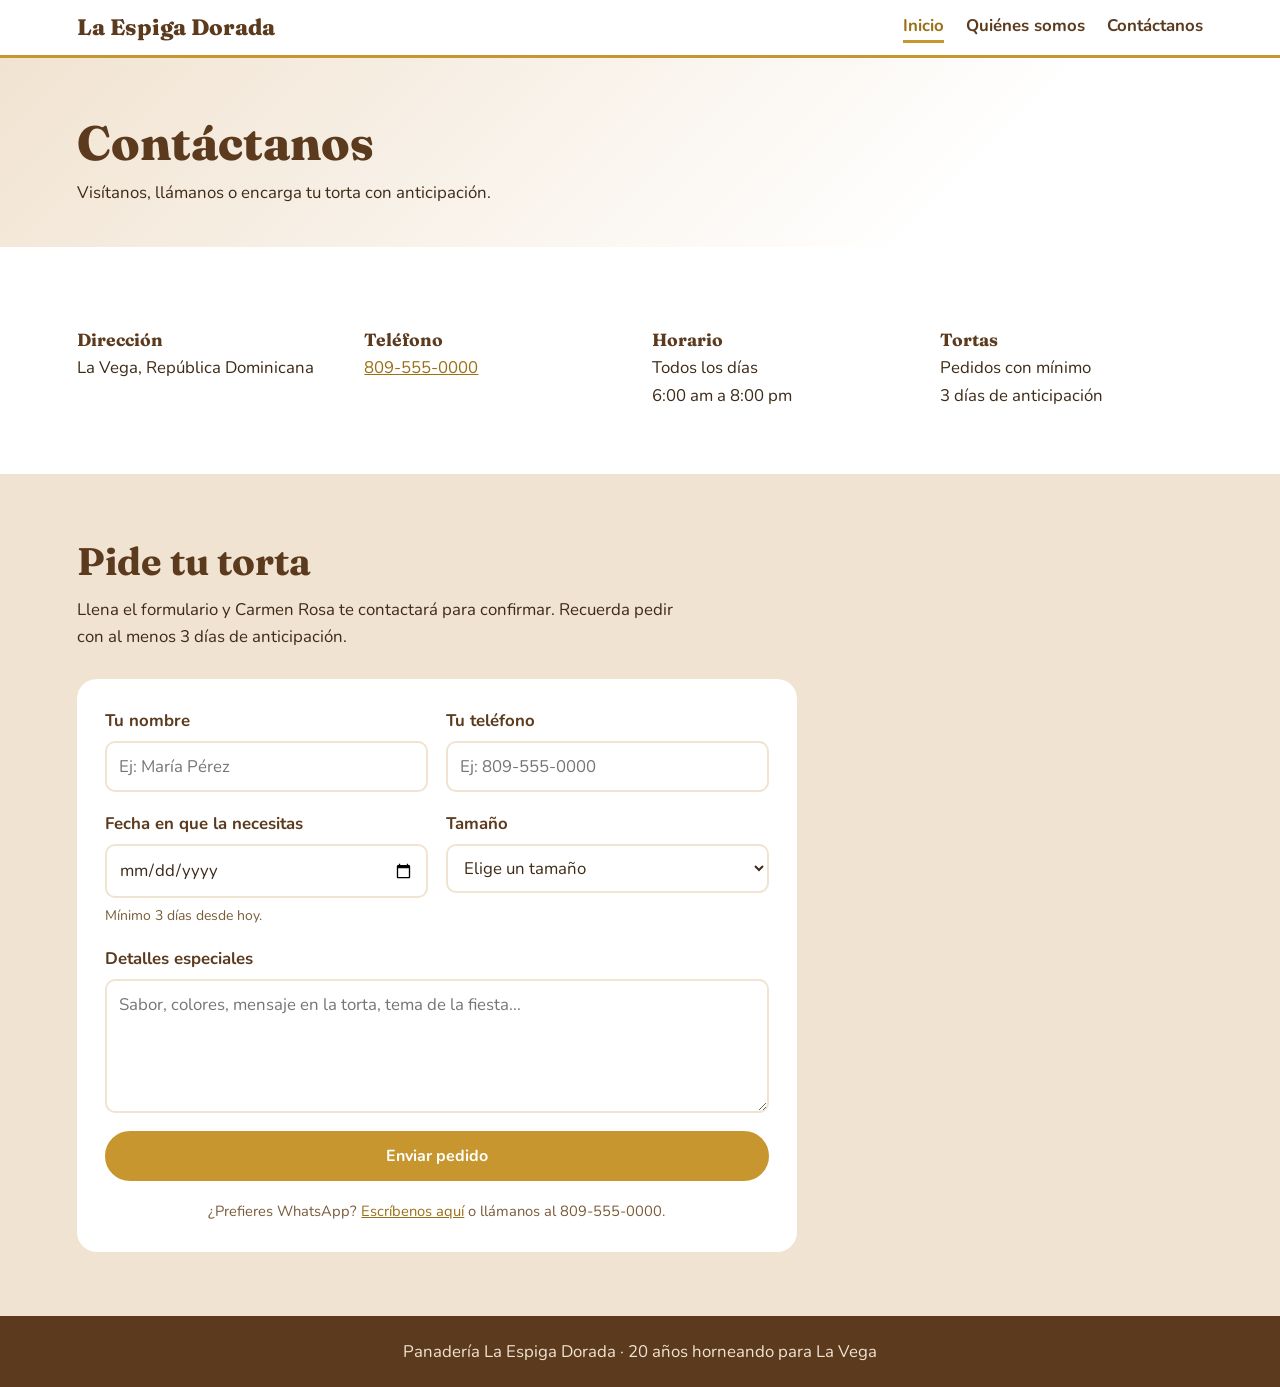
<file: contactanos.html>
<!DOCTYPE html>
<html lang="es">
<head>
  <meta charset="UTF-8">
  <meta name="viewport" content="width=device-width, initial-scale=1">
  <title>Contáctanos | Panadería La Espiga Dorada</title>
  <meta name="description" content="Dirección, teléfono, horario y formulario para pedir tortas en La Espiga Dorada.">
  <link rel="preconnect" href="https://fonts.googleapis.com">
  <link rel="preconnect" href="https://fonts.gstatic.com" crossorigin>
  <link href="https://fonts.googleapis.com/css2?family=Fraunces:opsz,wght@9..144,600;9..144,800&family=Nunito:wght@400;600;700&display=swap" rel="stylesheet">
  <link rel="stylesheet" href="estilos.css">
</head>
<body>
  <header class="encabezado">
    <a class="logo" href="index.html">La Espiga Dorada</a>
      <nav class="menu">
      <a href="index.html" class="activo" aria-current="page">Inicio</a>
      <a href="quienesomos.html">Quiénes somos</a>
      <a href="contactanos.html">Contáctanos</a>
    </nav>
  </header>
  <main>
    <section class="titulo-pagina">
      <h1>Contáctanos</h1>
      <p>Visítanos, llámanos o encarga tu torta con anticipación.</p>
    </section>

    <section class="seccion">
      <div class="contacto">
        <div>
          <h3>Dirección</h3>
          <p>La Vega, República Dominicana</p>
        </div>
        <div>
          <h3>Teléfono</h3>
          <p><a href="tel:+18095550000">809-555-0000</a></p>
        </div>
        <div>
          <h3>Horario</h3>
          <p>Todos los días<br>6:00 am a 8:00 pm</p>
        </div>
        <div>
          <h3>Tortas</h3>
          <p>Pedidos con mínimo<br>3 días de anticipación</p>
        </div>
      </div>
    </section>

    <section class="seccion seccion-marron" id="pedido">
      <h2>Pide tu torta</h2>
      <p class="intro">Llena el formulario y Carmen Rosa te contactará para confirmar. Recuerda pedir con al menos 3 días de anticipación.</p>

      <!-- IMPORTANTE: cambia el correo de abajo por el de la panadería -->
      <form class="formulario" action="mailto:correo@laespigadorada.com" method="post" enctype="text/plain">
        <label>Tu nombre
          <input type="text" name="Nombre" required placeholder="Ej: María Pérez">
        </label>
        <label>Tu teléfono
          <input type="tel" name="Telefono" required placeholder="Ej: 809-555-0000">
        </label>
        <label>Fecha en que la necesitas
          <input type="date" name="Fecha" required>
          <small>Mínimo 3 días desde hoy.</small>
        </label>
        <label>Tamaño
          <select name="Tamano" required>
            <option value="">Elige un tamaño</option>
            <option>Pequeña (8 a 10 porciones)</option>
            <option>Mediana (15 a 20 porciones)</option>
            <option>Grande (30 o más porciones)</option>
            <option>No estoy seguro, necesito ayuda</option>
          </select>
        </label>
        <label class="ancho-completo">Detalles especiales
          <textarea name="Detalles" rows="4" placeholder="Sabor, colores, mensaje en la torta, tema de la fiesta..."></textarea>
        </label>
        <button type="submit" class="boton ancho-completo">Enviar pedido</button>
        <p class="nota ancho-completo">¿Prefieres WhatsApp? <a href="https://wa.me/18095550000?text=Hola%2C%20quiero%20pedir%20una%20torta">Escríbenos aquí</a> o llámanos al 809-555-0000.</p>
      </form>
    </section>
  </main>
  <footer class="pie">
    <p>Panadería La Espiga Dorada · 20 años horneando para La Vega</p>
  </footer>
</body>
</html>
</file>
<file: estilos.css>
/* ========== COLORES (cámbialos aquí) ========== */
:root {
  --dorado: #C8962E;
  --dorado-oscuro: #9A6F17;
  --marron: #5B3A1E;
  --marron-claro: #F1E3D1;
  --blanco: #FFFFFF;
  --texto: #3E2A17;
}

* { box-sizing: border-box; margin: 0; padding: 0; }
html { scroll-behavior: smooth; scroll-padding-top: 70px; }

body {
  font-family: 'Nunito', sans-serif;
  color: var(--texto);
  background: var(--blanco);
  line-height: 1.65;
  font-size: 1.05rem;
}

h1, h2, h3, .logo { font-family: 'Fraunces', serif; color: var(--marron); line-height: 1.2; }
a { color: var(--dorado-oscuro); }
:focus-visible { outline: 3px solid var(--dorado); outline-offset: 3px; }

/* ========== ENCABEZADO ========== */
.encabezado {
  position: sticky; top: 0; z-index: 10;
  display: flex; justify-content: space-between; align-items: center; flex-wrap: wrap; gap: 8px;
  padding: 12px 6%;
  background: var(--blanco);
  border-bottom: 3px solid var(--dorado);
}
.logo { font-size: 1.4rem; font-weight: 800; text-decoration: none; }
.menu { display: flex; gap: 22px; flex-wrap: wrap; }
.menu a { text-decoration: none; font-weight: 700; color: var(--marron); }
.menu a:hover { color: var(--dorado-oscuro); text-decoration: underline; }
.menu a.activo { color: var(--dorado-oscuro); border-bottom: 3px solid var(--dorado); }

/* ========== INICIO ========== */
.hero {
  display: grid; grid-template-columns: 1.1fr 1fr; gap: 40px; align-items: center;
  padding: 60px 6%;
  background: linear-gradient(135deg, var(--marron-claro) 0%, var(--blanco) 70%);
}
.hero h1 { font-size: clamp(2rem, 4.5vw, 3.4rem); font-weight: 800; margin-bottom: 16px; }
.hero p { max-width: 52ch; margin-bottom: 22px; }
.botones { display: flex; gap: 12px; flex-wrap: wrap; margin-bottom: 22px; }
.boton {
  display: inline-block; cursor: pointer; border: 2px solid var(--dorado);
  background: var(--dorado); color: var(--blanco);
  padding: 12px 24px; border-radius: 40px;
  font: 700 1rem 'Nunito', sans-serif; text-decoration: none;
  transition: background .2s;
}
.boton:hover { background: var(--dorado-oscuro); border-color: var(--dorado-oscuro); }
.boton-claro { background: var(--blanco); color: var(--marron); }
.boton-claro:hover { background: var(--marron-claro); color: var(--marron); }
.horario-chip {
  display: inline-block; margin: 0 !important;
  background: var(--blanco); border: 1px solid var(--dorado);
  padding: 6px 16px; border-radius: 40px; font-weight: 600; font-size: .95rem;
}
.hero-foto {
  position: relative; min-height: 340px; border-radius: 28px 120px 28px 28px;
  background: linear-gradient(160deg, #E8C26A, var(--dorado));
  overflow: hidden; display: flex; align-items: center; justify-content: center;
}
.hero-foto img { position: absolute; inset: 0; width: 100%; height: 100%; object-fit: cover; }
.hero-espiga { font-size: 7rem; opacity: .85; }

/* ========== SECCIONES ========== */
.seccion { padding: 64px 6%; }
.seccion h2 { font-size: clamp(1.7rem, 3.5vw, 2.4rem); margin-bottom: 12px; }
.seccion .intro { max-width: 60ch; margin-bottom: 28px; }
.seccion-marron { background: var(--marron-claro); }

/* Galería (fondo dorado visible mientras no hay foto) */
.galeria { display: grid; grid-template-columns: repeat(auto-fill, minmax(260px, 1fr)); gap: 18px; }
.torta {
  margin: 0; border-radius: 16px; overflow: hidden;
  background: linear-gradient(160deg, #F4DCA8, #E3B65A);
}
.torta img { width: 100%; aspect-ratio: 4 / 5; object-fit: cover; display: block; }
.torta figcaption { padding: 10px 14px; font-weight: 700; color: var(--marron); background: var(--blanco); border-top: 3px solid var(--dorado); }

/* Productos */
.productos { display: grid; grid-template-columns: repeat(auto-fit, minmax(220px, 1fr)); gap: 18px; margin-top: 24px; }
.producto { background: var(--blanco); border-radius: 16px; padding: 22px; border-bottom: 4px solid var(--dorado); }
.producto-icono { font-size: 2.2rem; display: block; margin-bottom: 6px; }
.producto h3 { font-size: 1.2rem; margin-bottom: 6px; }

/* Pasos */
.pasos { max-width: 60ch; padding-left: 1.3rem; }
.pasos li { margin-bottom: 12px; padding-left: 6px; }
.pasos li::marker { color: var(--dorado-oscuro); font-weight: 800; }

/* Formulario */
.formulario {
  max-width: 720px; display: grid; grid-template-columns: 1fr 1fr; gap: 18px;
  background: var(--blanco); padding: 28px; border-radius: 20px; margin-top: 18px;
}
.formulario label { display: flex; flex-direction: column; gap: 6px; font-weight: 700; color: var(--marron); }
.formulario input, .formulario select, .formulario textarea {
  font: inherit; font-weight: 400; color: var(--texto);
  padding: 10px 12px; border: 2px solid var(--marron-claro); border-radius: 10px; background: var(--blanco);
}
.formulario input:focus, .formulario select:focus, .formulario textarea:focus { border-color: var(--dorado); outline: none; }
.formulario small { font-weight: 400; color: #7a5c3a; }
.ancho-completo { grid-column: 1 / -1; }
.nota { font-size: .92rem; color: #7a5c3a; text-align: center; }

/* Contacto */
.contacto { display: grid; grid-template-columns: repeat(auto-fit, minmax(200px, 1fr)); gap: 24px; margin-top: 18px; }
.contacto h3 { font-size: 1.1rem; margin-bottom: 4px; }
.pendiente { font-size: .9rem; color: #A12A1B; }

/* Título de páginas internas */
.titulo-pagina {
  padding: 56px 6% 40px;
  background: linear-gradient(135deg, var(--marron-claro) 0%, var(--blanco) 75%);
}
.titulo-pagina h1 { font-size: clamp(2rem, 4.5vw, 3rem); font-weight: 800; margin-bottom: 8px; }

/* Quiénes somos */
.dos-columnas { display: grid; grid-template-columns: 1.2fr 1fr; gap: 40px; align-items: center; }
.columna-texto p { max-width: 58ch; margin-bottom: 14px; }
.foto-historia {
  position: relative; min-height: 320px; border-radius: 100px 28px 28px 28px; overflow: hidden;
  background: linear-gradient(160deg, #E8C26A, var(--dorado));
  display: flex; align-items: center; justify-content: center; font-size: 6rem;
}
.foto-historia img { position: absolute; inset: 0; width: 100%; height: 100%; object-fit: cover; }

/* Pie */
.pie { background: var(--marron); color: var(--marron-claro); text-align: center; padding: 22px 6%; }

/* ========== CELULAR ========== */
@media (max-width: 800px) {
  .hero { grid-template-columns: 1fr; padding-top: 36px; }
  .hero-foto { min-height: 220px; border-radius: 24px; order: -1; }
  .formulario { grid-template-columns: 1fr; padding: 20px; }
  .encabezado { justify-content: center; }
  .dos-columnas { grid-template-columns: 1fr; }
  .foto-historia { min-height: 220px; }
}
</file>
